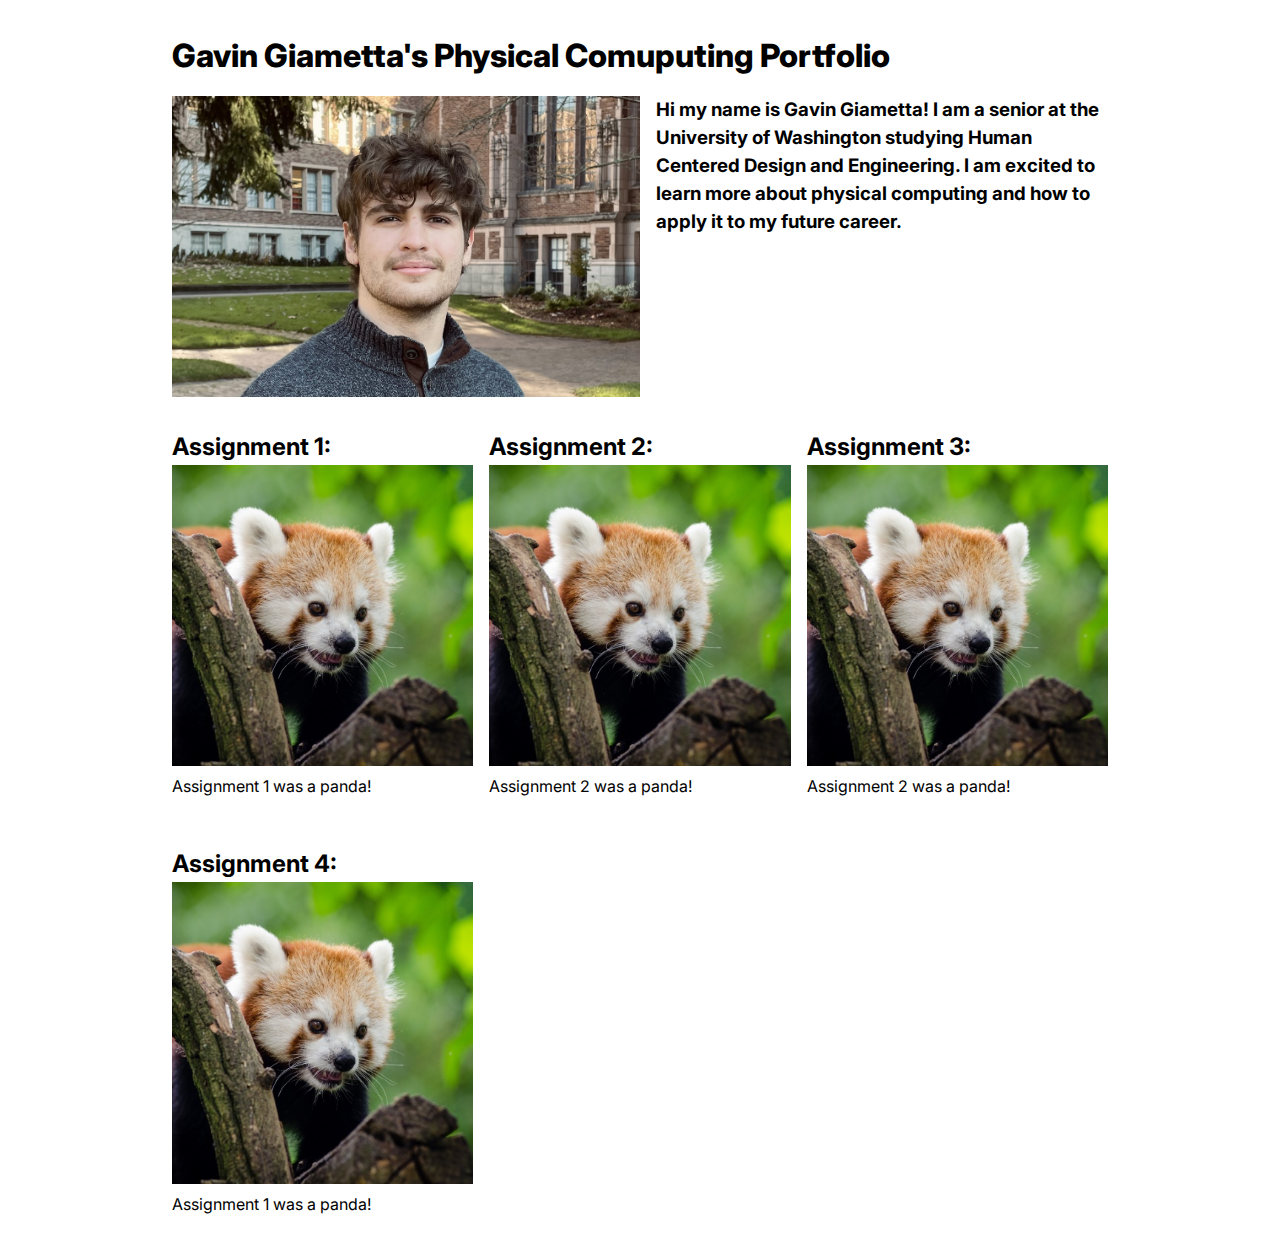
<file: index.html>
<!DOCTYPE html>
<html>
  <head>
    <meta charset="utf-8" />
    <meta name="viewport" content="width=device-width, maximum-scale=1.0" />

    <title>Gavin Giametta's HCDE 439 Physical Computing Page!</title>

    <link href="style.css" rel="stylesheet" />
  </head>
  <body>
    <h1>Gavin Giametta's Physical Comuputing Portfolio</h1>

    <div class="header">
      <img src="gavin_giametta.jpeg" />
      <h3>
        Hi my name is Gavin Giametta! I am a senior at the University of Washington 
        studying Human Centered Design and Engineering. I am excited to learn more
        about physical computing and how to apply it to my future career. 
      </h3>
    </div>

    <div class="grid">
      <div class="assignment">
        <a href="a1.html">
          <h2>Assignment 1: </h2>
          <img src="red-panda.jpg" />
        </a>
        <p>Assignment 1 was a panda!</p>
      </div>

      <div class="assignment">
        <a href="a2.html">
          <h2>Assignment 2: </h2>
          <img src="red-panda.jpg" />
        </a>
        <p>Assignment 2 was a panda!</p>
      </div>

      <div class="assignment">
        <a href="a2.html">
          <h2>Assignment 3:</h2>
          <img src="red-panda.jpg" />
        </a>
        <p>Assignment 2 was a panda!</p>
    </div>
      
    <div class="grid">
      <div class="assignment">
        <a href="a4.html">
          <h2>Assignment 4:</h2>
          <img src="red-panda.jpg" />
        </a>
        <p>Assignment 1 was a panda!</p>
      </div>
    </div>
  </body>
</html>
</file>
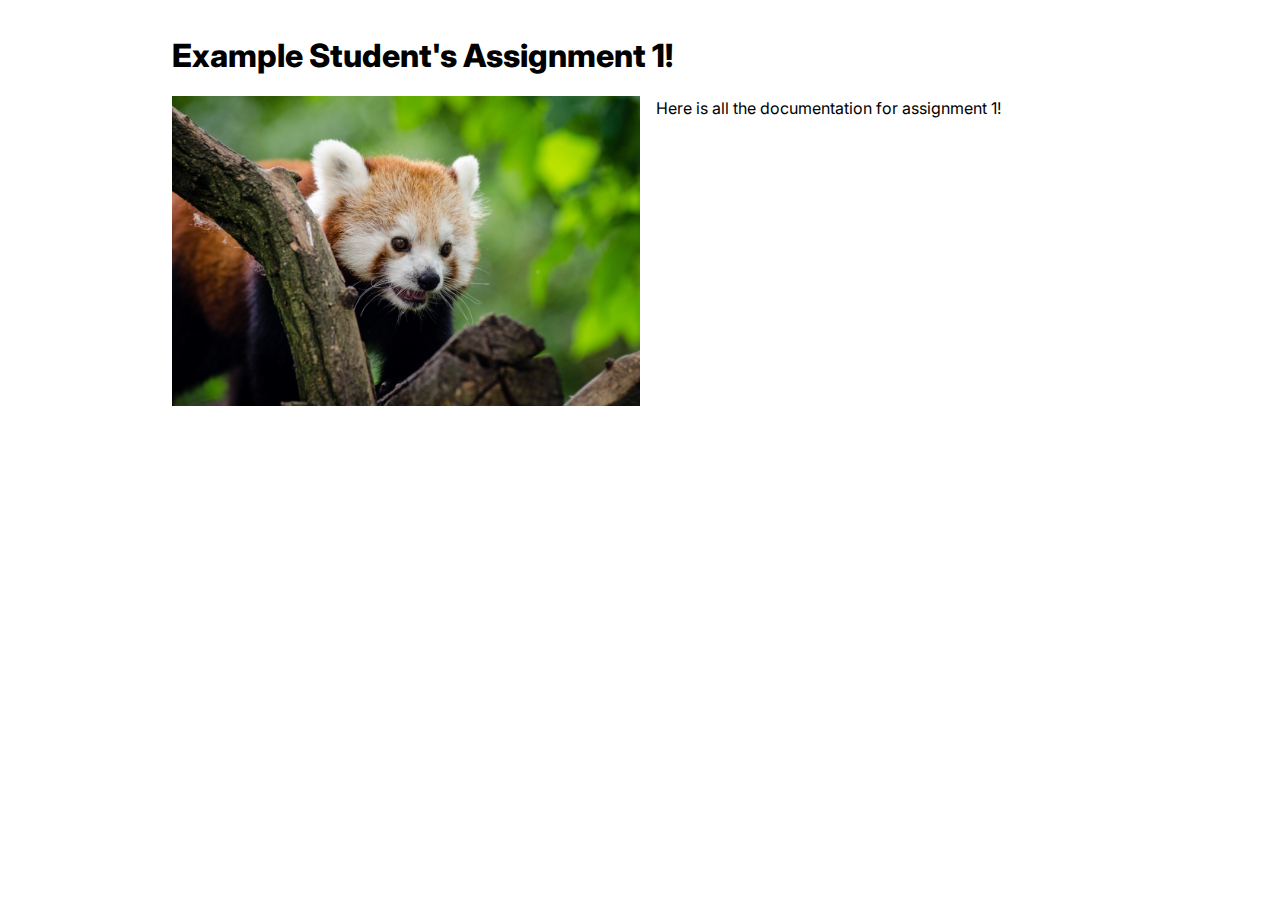
<file: a1.html>
<!DOCTYPE html>
<html>
  <head>
    <meta charset="utf-8" />
    <meta name="viewport" content="width=device-width, maximum-scale=1.0" />

    <title>Example Student's HCDE 439 Physical Computing Page!</title>

    <link href="style.css" rel="stylesheet" type="text/css" />
  </head>
  <body>
    <h1>Example Student's Assignment 1!</h1>
    <div class="header">
      <img src="red-panda.jpg" />
      <p>Here is all the documentation for assignment 1!</p>
    </div>
  </body>
</html>
</file>
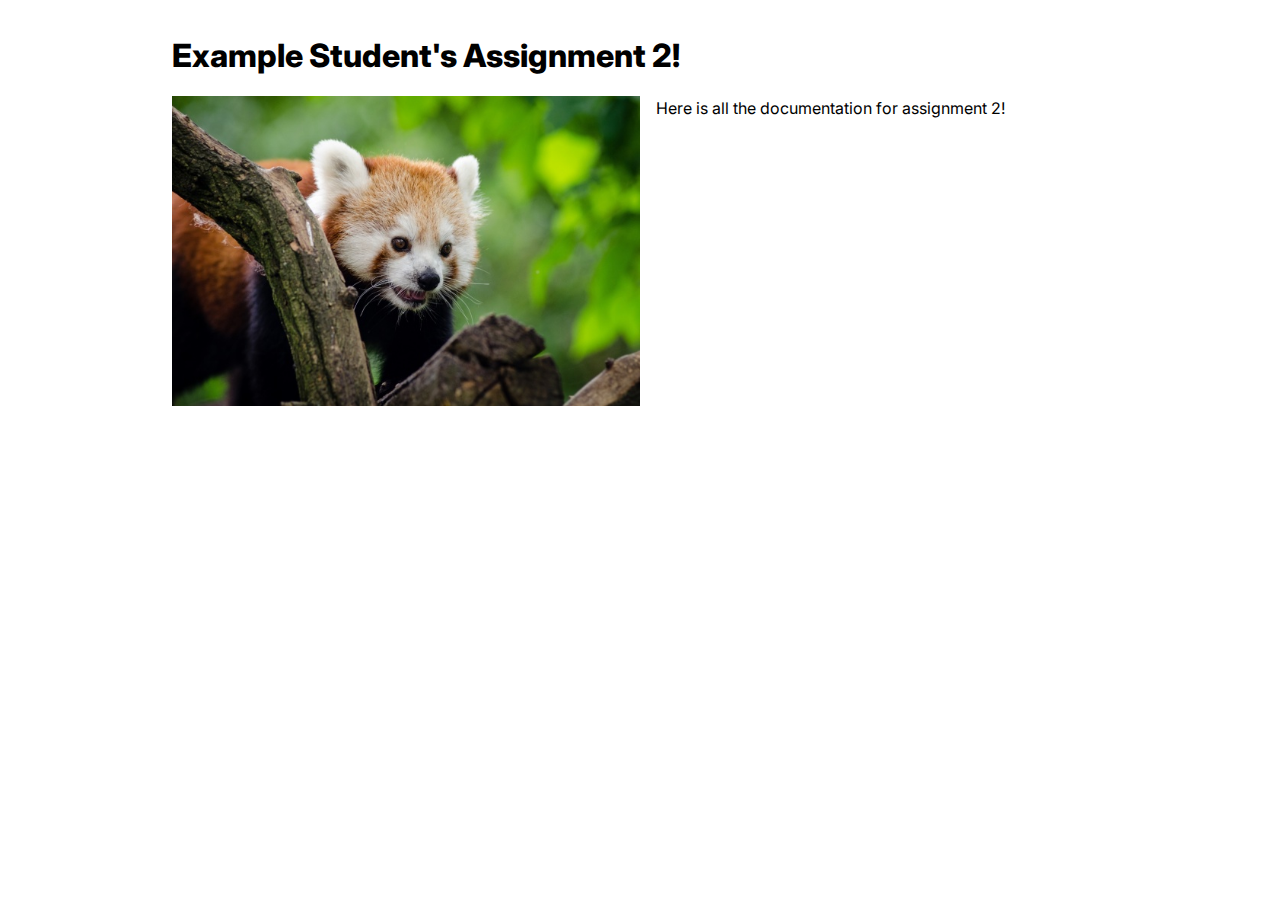
<file: a2.html>
<!DOCTYPE html>
<html>
  <head>
    <meta charset="utf-8" />
    <meta name="viewport" content="width=device-width, maximum-scale=1.0" />

    <title>Example Student's HCDE 439 Physical Computing Page!</title>

    <link href="style.css" rel="stylesheet" type="text/css" />
  </head>
  <body>
    <h1>Example Student's Assignment 2!</h1>
    <div class="header">
      <img src="red-panda.jpg" />
      <p>Here is all the documentation for assignment 2!</p>
    </div>
  </body>
</html>
</file>
<file: style.css>
@import url("https://fonts.googleapis.com/css2?family=Inter:wght@100;200;300;400;500;600;700;800;900&display=swap");

*,
*::before,
*::after {
  box-sizing: border-box;
}

* {
  margin: 0;
}

img,
picture,
video,
canvas,
svg {
  display: block;
  max-width: 100%;
}

body {
  font-family: "Inter", sans-serif;
  line-height: 1.5;
  -webkit-font-smoothing: antialiased;
  max-width: 1000px;
  padding: 2em;
  margin: auto;
}

code {
  font-family: "Inter", sans-serif;
  line-height: 1;
  -webkit-font-smoothing: antialiased;
  max-width: 1000px;
  padding: 2em;
  margin: auto;
}

h1 {
  font-weight: 800;
}

h2 {
  font-weight: 700;
}

.header {
  display: flex;
  gap: 1em;
  margin-top: 1em;
}

.header img {
  width: 50%;
  object-fit: cover;
}

.grid {
  display: grid;
  grid-template-columns: repeat(auto-fit, minmax(250px, 1fr));
  gap: 1em;
  margin-top: 2em;
}

.assignment a {
  color: #000;
  text-decoration: none;
}

.assignment a:hover {
  color: #f06;
}

.assignment img {
  aspect-ratio: 1;
  object-fit: cover;
}

.assignment p {
  margin-top: 0.5em;
}
</file>
